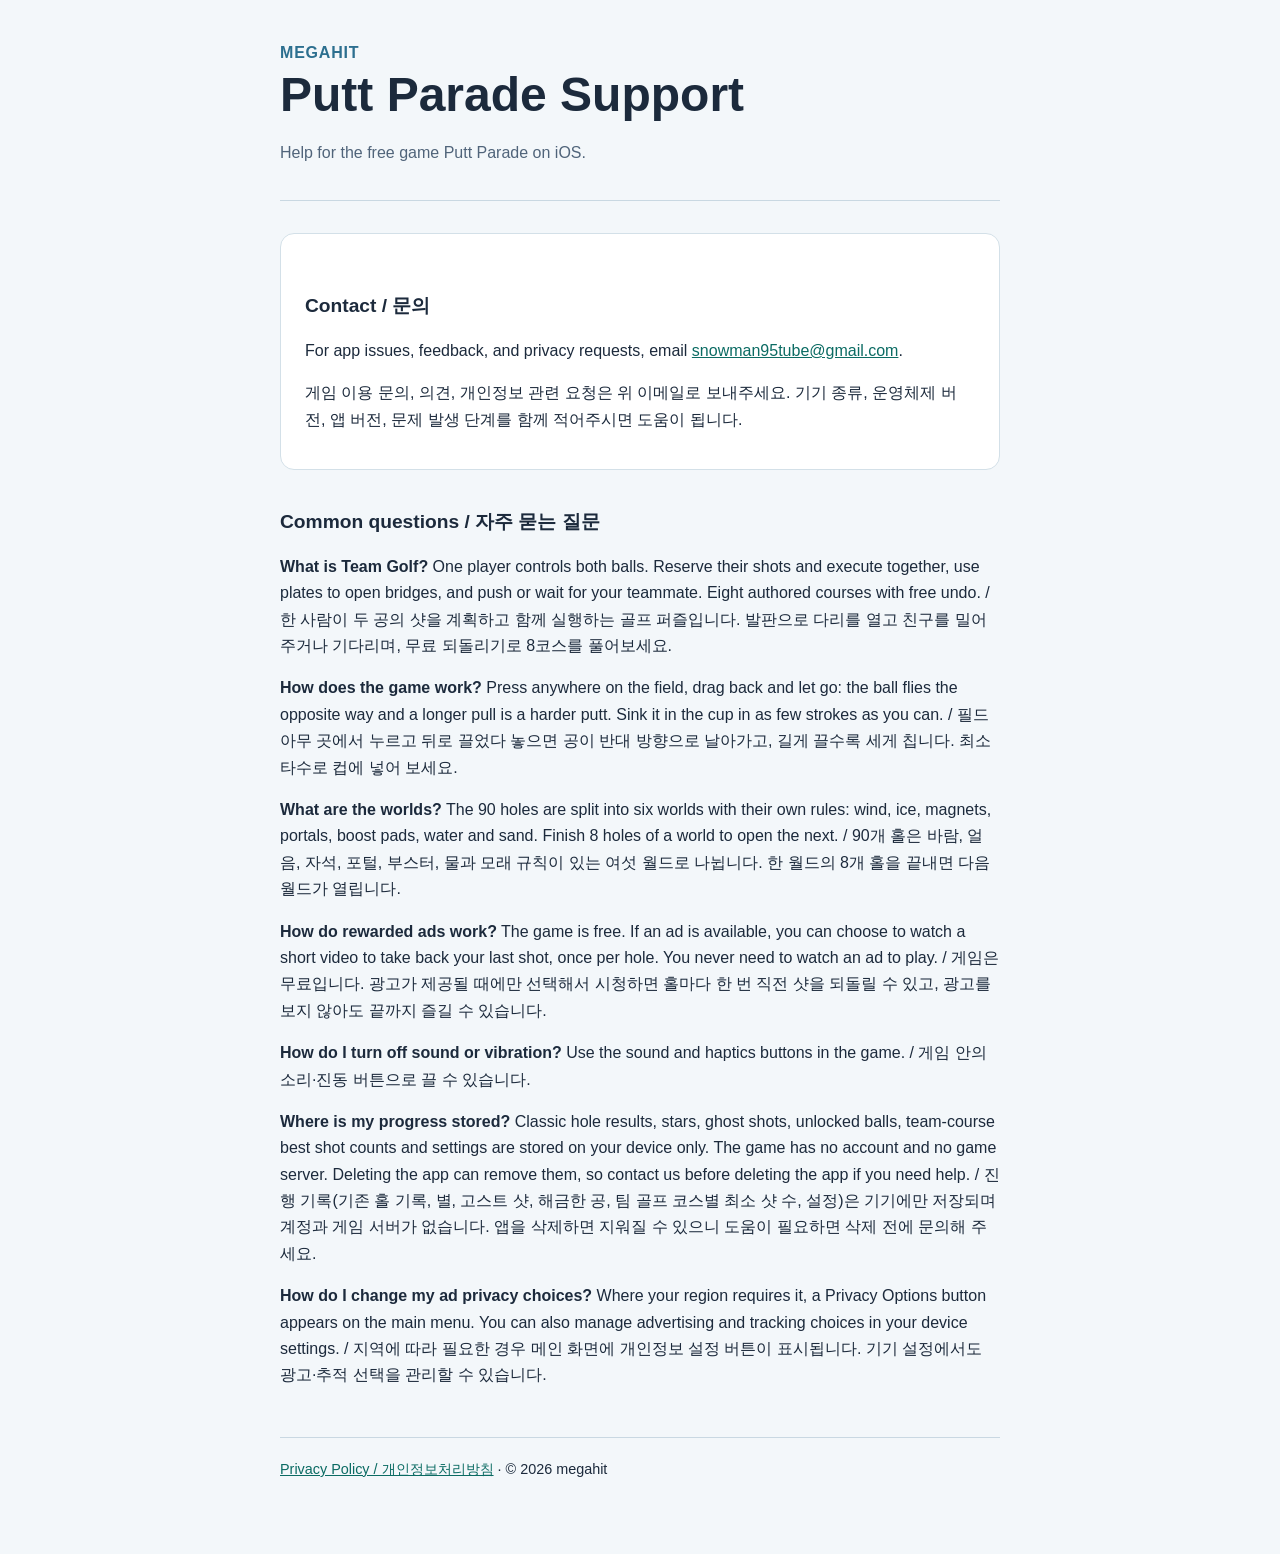
<file: index.html>
<!doctype html>
<html lang="en">
<head>
  <meta charset="utf-8">
  <meta name="viewport" content="width=device-width, initial-scale=1">
  <title>Putt Parade Support · megahit</title>
  <meta name="description" content="Support and contact information for Putt Parade.">
  <link rel="stylesheet" href="style.css">
</head>
<body>
<main>
  <header><div class="brand">megahit</div><h1>Putt Parade Support</h1><p class="subtle">Help for the free game Putt Parade on iOS.</p></header>
  <section class="card">
    <h2>Contact / 문의</h2>
    <p>For app issues, feedback, and privacy requests, email <a href="mailto:snowman95tube@gmail.com">snowman95tube@gmail.com</a>.</p>
    <p>게임 이용 문의, 의견, 개인정보 관련 요청은 위 이메일로 보내주세요. 기기 종류, 운영체제 버전, 앱 버전, 문제 발생 단계를 함께 적어주시면 도움이 됩니다.</p>
  </section>
  <h2>Common questions / 자주 묻는 질문</h2>
  <p><strong>What is Team Golf?</strong> One player controls both balls. Reserve their shots and execute together, use plates to open bridges, and push or wait for your teammate. Eight authored courses with free undo. / 한 사람이 두 공의 샷을 계획하고 함께 실행하는 골프 퍼즐입니다. 발판으로 다리를 열고 친구를 밀어주거나 기다리며, 무료 되돌리기로 8코스를 풀어보세요.</p>
  <p><strong>How does the game work?</strong> Press anywhere on the field, drag back and let go: the ball flies the opposite way and a longer pull is a harder putt. Sink it in the cup in as few strokes as you can. / 필드 아무 곳에서 누르고 뒤로 끌었다 놓으면 공이 반대 방향으로 날아가고, 길게 끌수록 세게 칩니다. 최소 타수로 컵에 넣어 보세요.</p>
  <p><strong>What are the worlds?</strong> The 90 holes are split into six worlds with their own rules: wind, ice, magnets, portals, boost pads, water and sand. Finish 8 holes of a world to open the next. / 90개 홀은 바람, 얼음, 자석, 포털, 부스터, 물과 모래 규칙이 있는 여섯 월드로 나뉩니다. 한 월드의 8개 홀을 끝내면 다음 월드가 열립니다.</p>
  <p><strong>How do rewarded ads work?</strong> The game is free. If an ad is available, you can choose to watch a short video to take back your last shot, once per hole. You never need to watch an ad to play. / 게임은 무료입니다. 광고가 제공될 때에만 선택해서 시청하면 홀마다 한 번 직전 샷을 되돌릴 수 있고, 광고를 보지 않아도 끝까지 즐길 수 있습니다.</p>
  <p><strong>How do I turn off sound or vibration?</strong> Use the sound and haptics buttons in the game. / 게임 안의 소리·진동 버튼으로 끌 수 있습니다.</p>
  <p><strong>Where is my progress stored?</strong> Classic hole results, stars, ghost shots, unlocked balls, team-course best shot counts and settings are stored on your device only. The game has no account and no game server. Deleting the app can remove them, so contact us before deleting the app if you need help. / 진행 기록(기존 홀 기록, 별, 고스트 샷, 해금한 공, 팀 골프 코스별 최소 샷 수, 설정)은 기기에만 저장되며 계정과 게임 서버가 없습니다. 앱을 삭제하면 지워질 수 있으니 도움이 필요하면 삭제 전에 문의해 주세요.</p>
  <p><strong>How do I change my ad privacy choices?</strong> Where your region requires it, a Privacy Options button appears on the main menu. You can also manage advertising and tracking choices in your device settings. / 지역에 따라 필요한 경우 메인 화면에 개인정보 설정 버튼이 표시됩니다. 기기 설정에서도 광고·추적 선택을 관리할 수 있습니다.</p>
  <footer><a href="privacy.html">Privacy Policy / 개인정보처리방침</a> · © 2026 megahit</footer>
</main>
</body>
</html>
</file>
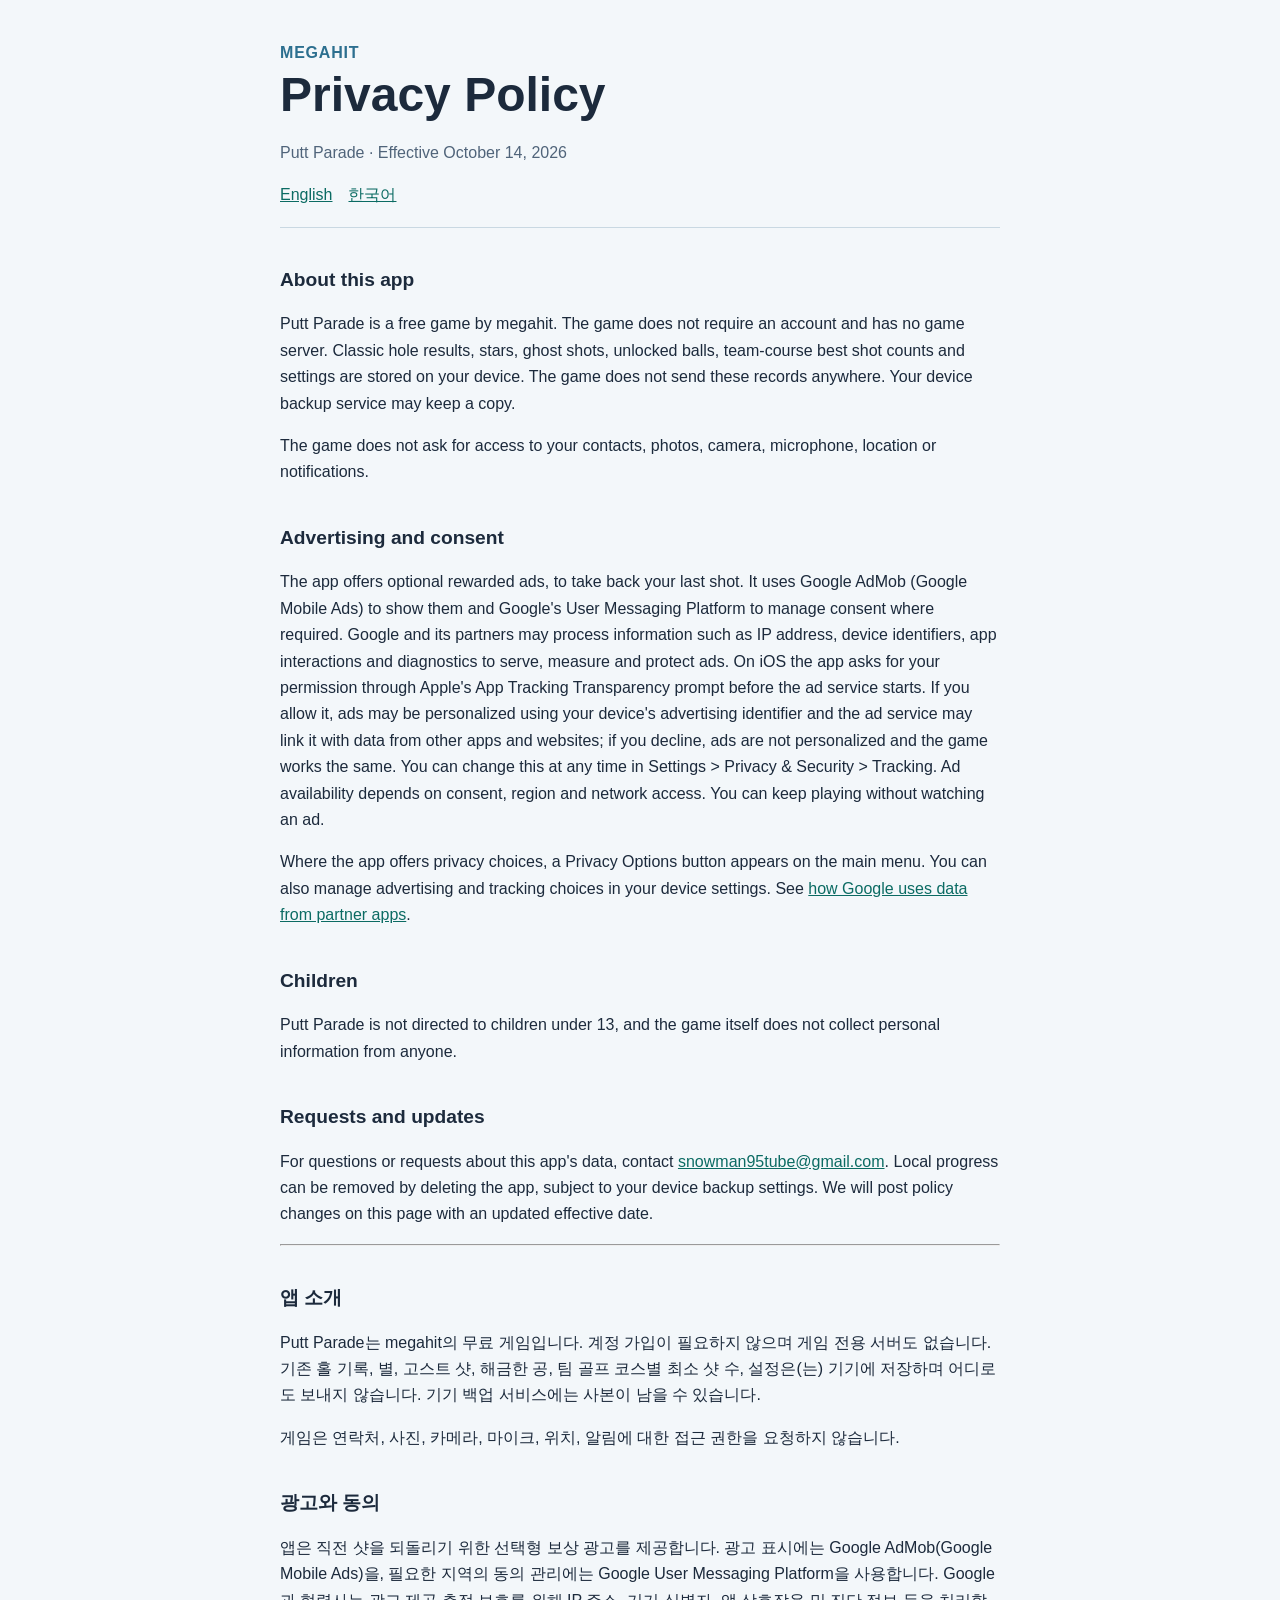
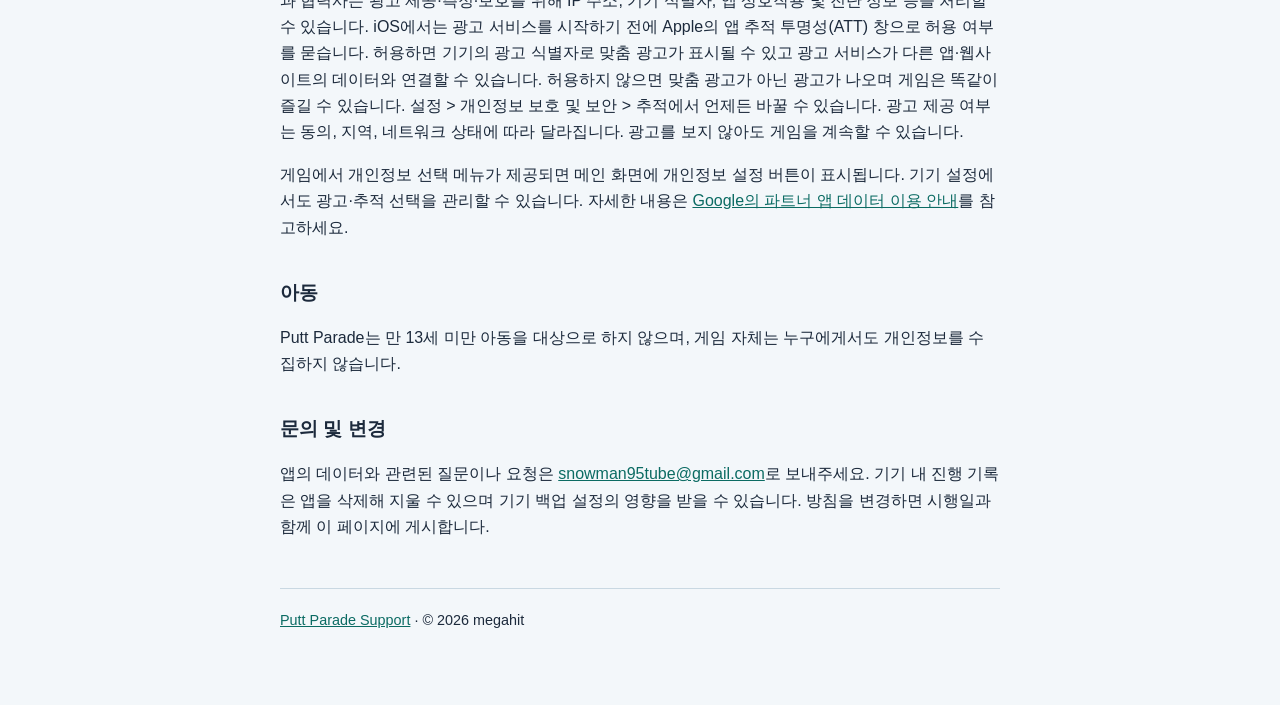
<file: privacy.html>
<!doctype html>
<html lang="en">
<head>
  <meta charset="utf-8">
  <meta name="viewport" content="width=device-width, initial-scale=1">
  <title>Putt Parade Privacy Policy · megahit</title>
  <meta name="description" content="Privacy policy for Putt Parade.">
  <link rel="stylesheet" href="style.css">
</head>
<body>
<main>
  <header><div class="brand">megahit</div><h1>Privacy Policy</h1><p class="subtle">Putt Parade · Effective October 14, 2026</p><nav class="lang"><a href="#english">English</a><a href="#korean">한국어</a></nav></header>
  <section id="english" lang="en">
    <h2>About this app</h2>
    <p>Putt Parade is a free game by megahit. The game does not require an account and has no game server. Classic hole results, stars, ghost shots, unlocked balls, team-course best shot counts and settings are stored on your device. The game does not send these records anywhere. Your device backup service may keep a copy.</p>
    <p>The game does not ask for access to your contacts, photos, camera, microphone, location or notifications.</p>
    <h2>Advertising and consent</h2>
    <p>The app offers optional rewarded ads, to take back your last shot. It uses Google AdMob (Google Mobile Ads) to show them and Google's User Messaging Platform to manage consent where required. Google and its partners may process information such as IP address, device identifiers, app interactions and diagnostics to serve, measure and protect ads. On iOS the app asks for your permission through Apple's App Tracking Transparency prompt before the ad service starts. If you allow it, ads may be personalized using your device's advertising identifier and the ad service may link it with data from other apps and websites; if you decline, ads are not personalized and the game works the same. You can change this at any time in Settings &gt; Privacy &amp; Security &gt; Tracking. Ad availability depends on consent, region and network access. You can keep playing without watching an ad.</p>
    <p>Where the app offers privacy choices, a Privacy Options button appears on the main menu. You can also manage advertising and tracking choices in your device settings. See <a href="https://policies.google.com/technologies/partner-sites">how Google uses data from partner apps</a>.</p>
    <h2>Children</h2>
    <p>Putt Parade is not directed to children under 13, and the game itself does not collect personal information from anyone.</p>
    <h2>Requests and updates</h2>
    <p>For questions or requests about this app's data, contact <a href="mailto:snowman95tube@gmail.com">snowman95tube@gmail.com</a>. Local progress can be removed by deleting the app, subject to your device backup settings. We will post policy changes on this page with an updated effective date.</p>
  </section>
  <hr>
  <section id="korean" lang="ko">
    <h2>앱 소개</h2>
    <p>Putt Parade는 megahit의 무료 게임입니다. 계정 가입이 필요하지 않으며 게임 전용 서버도 없습니다. 기존 홀 기록, 별, 고스트 샷, 해금한 공, 팀 골프 코스별 최소 샷 수, 설정은(는) 기기에 저장하며 어디로도 보내지 않습니다. 기기 백업 서비스에는 사본이 남을 수 있습니다.</p>
    <p>게임은 연락처, 사진, 카메라, 마이크, 위치, 알림에 대한 접근 권한을 요청하지 않습니다.</p>
    <h2>광고와 동의</h2>
    <p>앱은 직전 샷을 되돌리기 위한 선택형 보상 광고를 제공합니다. 광고 표시에는 Google AdMob(Google Mobile Ads)을, 필요한 지역의 동의 관리에는 Google User Messaging Platform을 사용합니다. Google과 협력사는 광고 제공·측정·보호를 위해 IP 주소, 기기 식별자, 앱 상호작용 및 진단 정보 등을 처리할 수 있습니다. iOS에서는 광고 서비스를 시작하기 전에 Apple의 앱 추적 투명성(ATT) 창으로 허용 여부를 묻습니다. 허용하면 기기의 광고 식별자로 맞춤 광고가 표시될 수 있고 광고 서비스가 다른 앱·웹사이트의 데이터와 연결할 수 있습니다. 허용하지 않으면 맞춤 광고가 아닌 광고가 나오며 게임은 똑같이 즐길 수 있습니다. 설정 &gt; 개인정보 보호 및 보안 &gt; 추적에서 언제든 바꿀 수 있습니다. 광고 제공 여부는 동의, 지역, 네트워크 상태에 따라 달라집니다. 광고를 보지 않아도 게임을 계속할 수 있습니다.</p>
    <p>게임에서 개인정보 선택 메뉴가 제공되면 메인 화면에 개인정보 설정 버튼이 표시됩니다. 기기 설정에서도 광고·추적 선택을 관리할 수 있습니다. 자세한 내용은 <a href="https://policies.google.com/technologies/partner-sites">Google의 파트너 앱 데이터 이용 안내</a>를 참고하세요.</p>
    <h2>아동</h2>
    <p>Putt Parade는 만 13세 미만 아동을 대상으로 하지 않으며, 게임 자체는 누구에게서도 개인정보를 수집하지 않습니다.</p>
    <h2>문의 및 변경</h2>
    <p>앱의 데이터와 관련된 질문이나 요청은 <a href="mailto:snowman95tube@gmail.com">snowman95tube@gmail.com</a>로 보내주세요. 기기 내 진행 기록은 앱을 삭제해 지울 수 있으며 기기 백업 설정의 영향을 받을 수 있습니다. 방침을 변경하면 시행일과 함께 이 페이지에 게시합니다.</p>
  </section>
  <footer><a href="index.html">Putt Parade Support</a> · © 2026 megahit</footer>
</main>
</body>
</html>
</file>
<file: style.css>
:root { color-scheme: light; font-family: -apple-system, BlinkMacSystemFont, "Segoe UI", "Noto Sans KR", sans-serif; background: #f3f7fa; color: #1c2a3c; }
* { box-sizing: border-box; }
body { margin: 0; line-height: 1.65; }
main { max-width: 760px; margin: 0 auto; padding: 40px 20px 72px; }
header { border-bottom: 1px solid #c9d8e2; padding-bottom: 18px; margin-bottom: 32px; }
h1 { margin: 0 0 8px; line-height: 1.2; font-size: clamp(2rem, 6vw, 3rem); }
h2 { margin-top: 36px; font-size: 1.2rem; }
a { color: #0b6b63; }
.brand { color: #2c6f8f; font-weight: 700; letter-spacing: .05em; text-transform: uppercase; }
.subtle { color: #50647a; }
.card { background: #fff; border: 1px solid #d3e0e8; border-radius: 14px; padding: 20px 24px; margin: 24px 0; }
.lang { display: flex; gap: 16px; flex-wrap: wrap; }
footer { border-top: 1px solid #c9d8e2; margin-top: 48px; padding-top: 20px; font-size: .9rem; }
</file>
